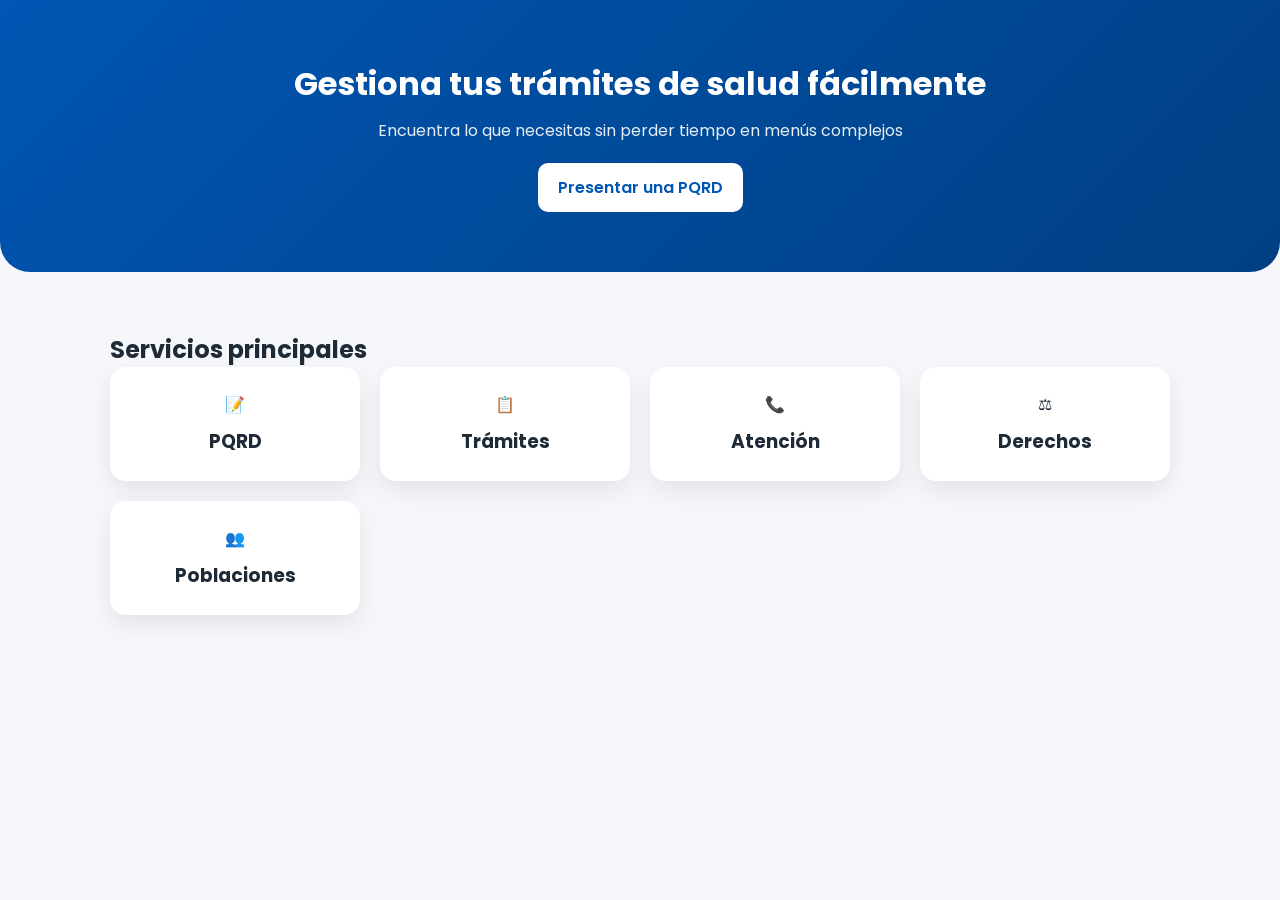
<file: index.html>
<!DOCTYPE html>
<html lang="es">
<head>
<meta charset="UTF-8">
<title>Supersalud Rediseño</title>
<link rel="stylesheet" href="style.css">
</head>
<body>

<div class="hero">
    <h1>Gestiona tus trámites de salud fácilmente</h1>
    <p>Encuentra lo que necesitas sin perder tiempo en menús complejos</p>

    <a class="btn" href="tipo-pqrd.html">Presentar una PQRD</a>
</div>

<div class="container">

    <h2>Servicios principales</h2>

    <div class="grid">

        <div class="card">
            📝
            <h3>PQRD</h3>
        </div>

        <div class="card">
            📋
            <h3>Trámites</h3>
        </div>

        <div class="card">
            📞
            <h3>Atención</h3>
        </div>

        <div class="card">
            ⚖
            <h3>Derechos</h3>
        </div>

        <div class="card">
            👥
            <h3>Poblaciones</h3>
        </div>

    </div>
</div>

</body>
</html>
</file>
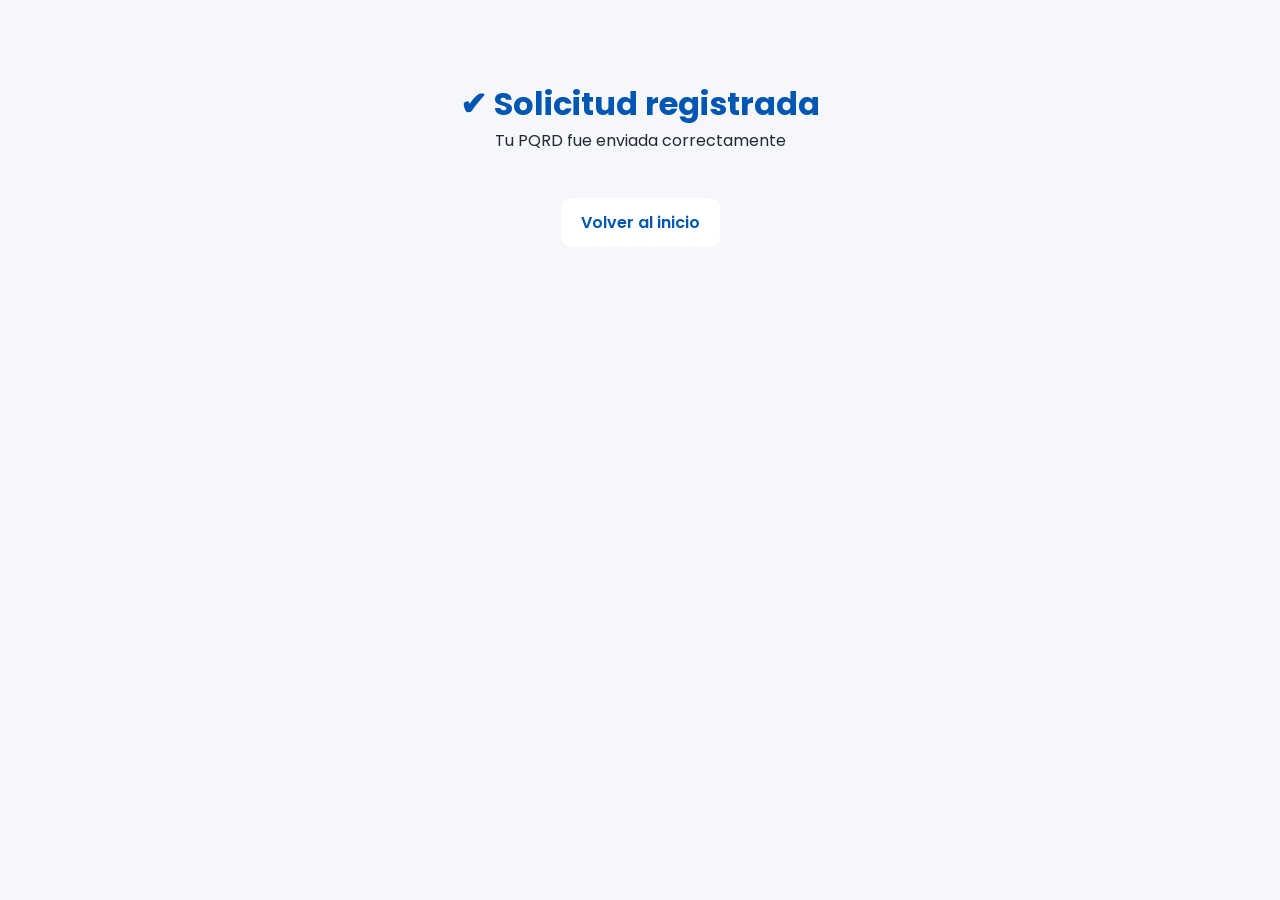
<file: confirmacion.html>
<!DOCTYPE html>
<html lang="es">
<head>
<meta charset="UTF-8">
<title>Confirmación</title>
<link rel="stylesheet" href="style.css">
</head>
<body>

<div class="success">

<h1>✔ Solicitud registrada</h1>
<p>Tu PQRD fue enviada correctamente</p>

<br>

<a class="btn" href="index.html">Volver al inicio</a>

</div>

</body>
</html>
</file>
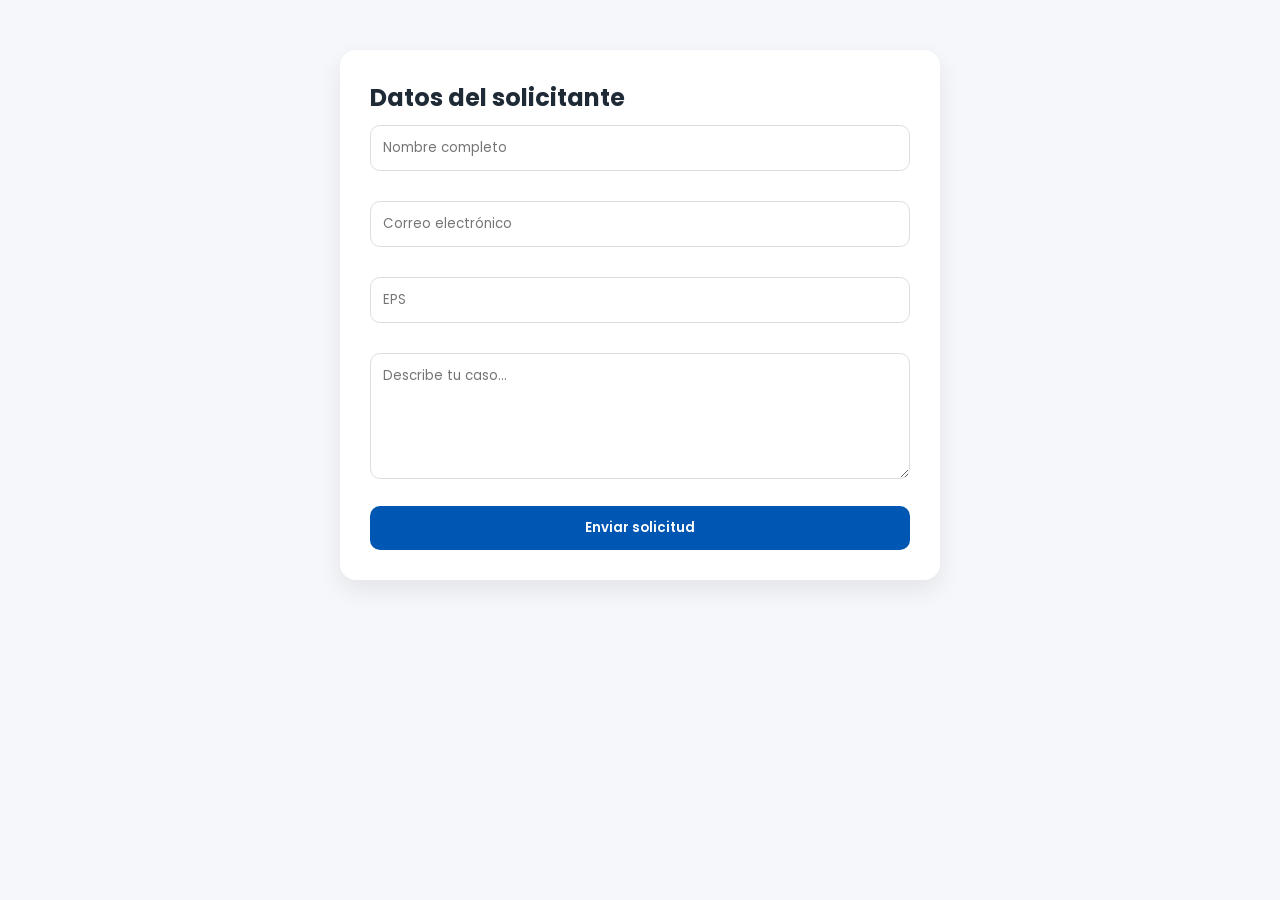
<file: formulario.html>
<!DOCTYPE html>
<html lang="es">
<head>
<meta charset="UTF-8">
<title>Formulario PQRD</title>
<link rel="stylesheet" href="style.css">
</head>
<body>

<div class="form-box">

<h2>Datos del solicitante</h2>

<form action="confirmacion.html">

<input type="text" placeholder="Nombre completo" required>

<input type="email" placeholder="Correo electrónico" required>

<input type="text" placeholder="EPS" required>

<textarea placeholder="Describe tu caso..." rows="5" required></textarea>

<button type="submit">Enviar solicitud</button>

</form>

</div>

</body>
</html>
</file>
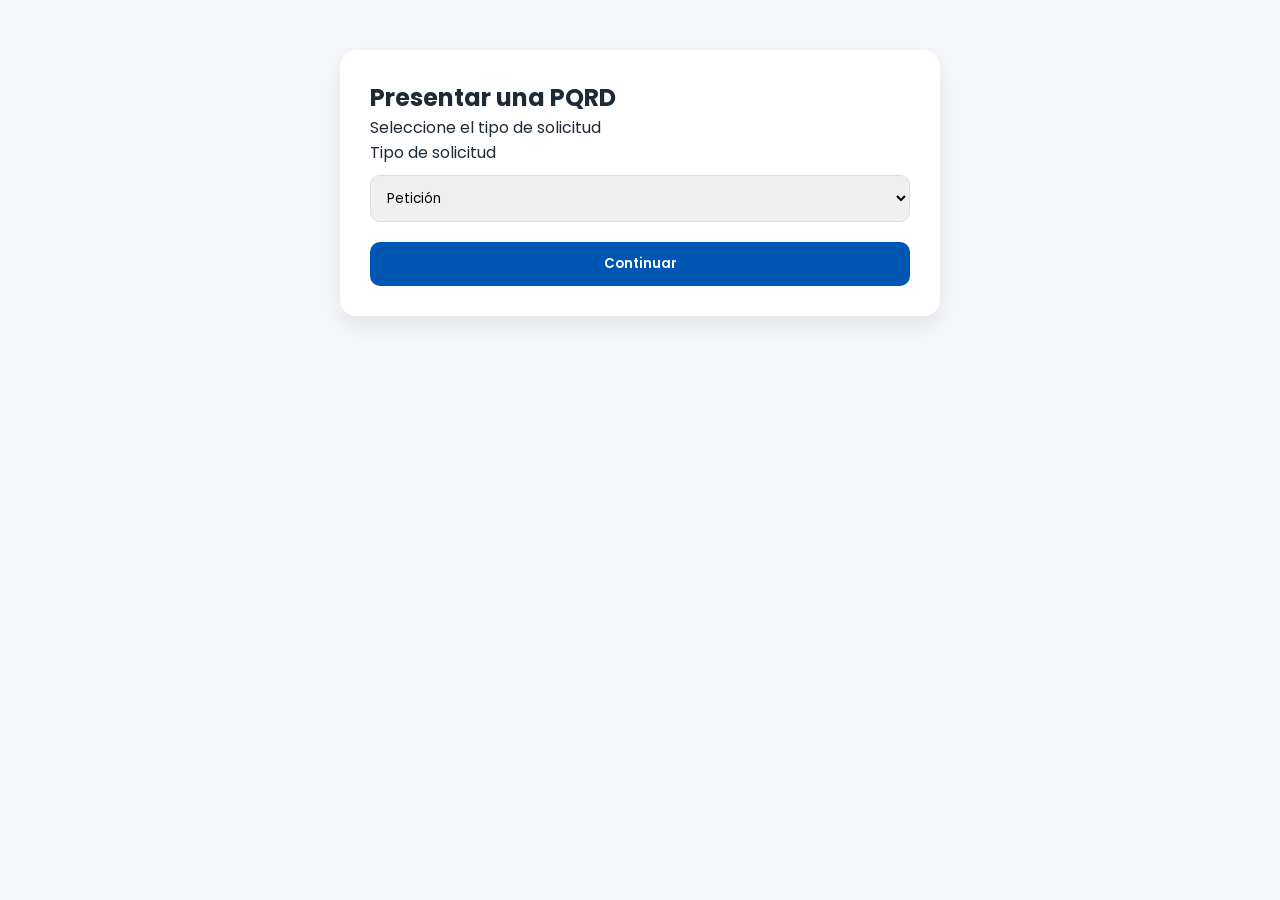
<file: tipo-pqrd.html>
<!DOCTYPE html>
<html lang="es">
<head>
<meta charset="UTF-8">
<title>Tipo de PQRD</title>
<link rel="stylesheet" href="style.css">
</head>
<body>

<div class="form-box">

<h2>Presentar una PQRD</h2>
<p>Seleccione el tipo de solicitud</p>

<form action="formulario.html">

<label>Tipo de solicitud</label>
<select required>
    <option>Petición</option>
    <option>Queja</option>
    <option>Reclamo</option>
    <option>Denuncia</option>
</select>

<button type="submit">Continuar</button>

</form>

</div>

</body>
</html>
</file>
<file: style.css>
@import url('https://fonts.googleapis.com/css2?family=Poppins:wght@300;400;500;600;700&display=swap');

*{
    margin:0;
    padding:0;
    box-sizing:border-box;
    font-family:'Poppins', sans-serif;
}

body{
    background:#f5f7fa;
    color:#1f2a37;
}

/* HEADER / HERO */
.hero{
    background: linear-gradient(135deg, #0056b3, #003f82);
    color:white;
    padding:60px 20px;
    text-align:center;
    border-radius:0 0 30px 30px;
}

.hero h1{
    font-size:32px;
    margin-bottom:10px;
}

.hero p{
    opacity:.9;
}

/* BOTÓN PRINCIPAL */
.btn{
    display:inline-block;
    margin-top:20px;
    background:#ffffff;
    color:#0056b3;
    padding:12px 20px;
    border-radius:10px;
    font-weight:600;
    text-decoration:none;
    transition:.3s;
}

.btn:hover{
    transform:translateY(-3px);
}

/* GRID CARDS */
.container{
    max-width:1100px;
    margin:40px auto;
    padding:20px;
}

.grid{
    display:grid;
    grid-template-columns:repeat(auto-fit, minmax(220px, 1fr));
    gap:20px;
}

/* CARDS */
.card{
    background:white;
    padding:25px;
    border-radius:16px;
    box-shadow:0 10px 25px rgba(0,0,0,.08);
    transition:.3s;
    cursor:pointer;
    text-align:center;
    text-decoration:none;
    color:inherit;
}

.card:hover{
    transform:translateY(-8px);
}

.card h3{
    margin-top:10px;
}

/* FORM */
.form-box{
    max-width:600px;
    margin:50px auto;
    background:white;
    padding:30px;
    border-radius:16px;
    box-shadow:0 10px 25px rgba(0,0,0,.08);
}

input, select, textarea{
    width:100%;
    padding:12px;
    margin-top:10px;
    margin-bottom:20px;
    border:1px solid #ddd;
    border-radius:10px;
}

button{
    width:100%;
    padding:12px;
    background:#0056b3;
    color:white;
    border:none;
    border-radius:10px;
    font-weight:600;
    cursor:pointer;
    transition:.3s;
}

button:hover{
    background:#003f82;
}

/* CONFIRMACIÓN */
.success{
    text-align:center;
    margin-top:80px;
}

.success h1{
    color:#0056b3;
}
</file>
